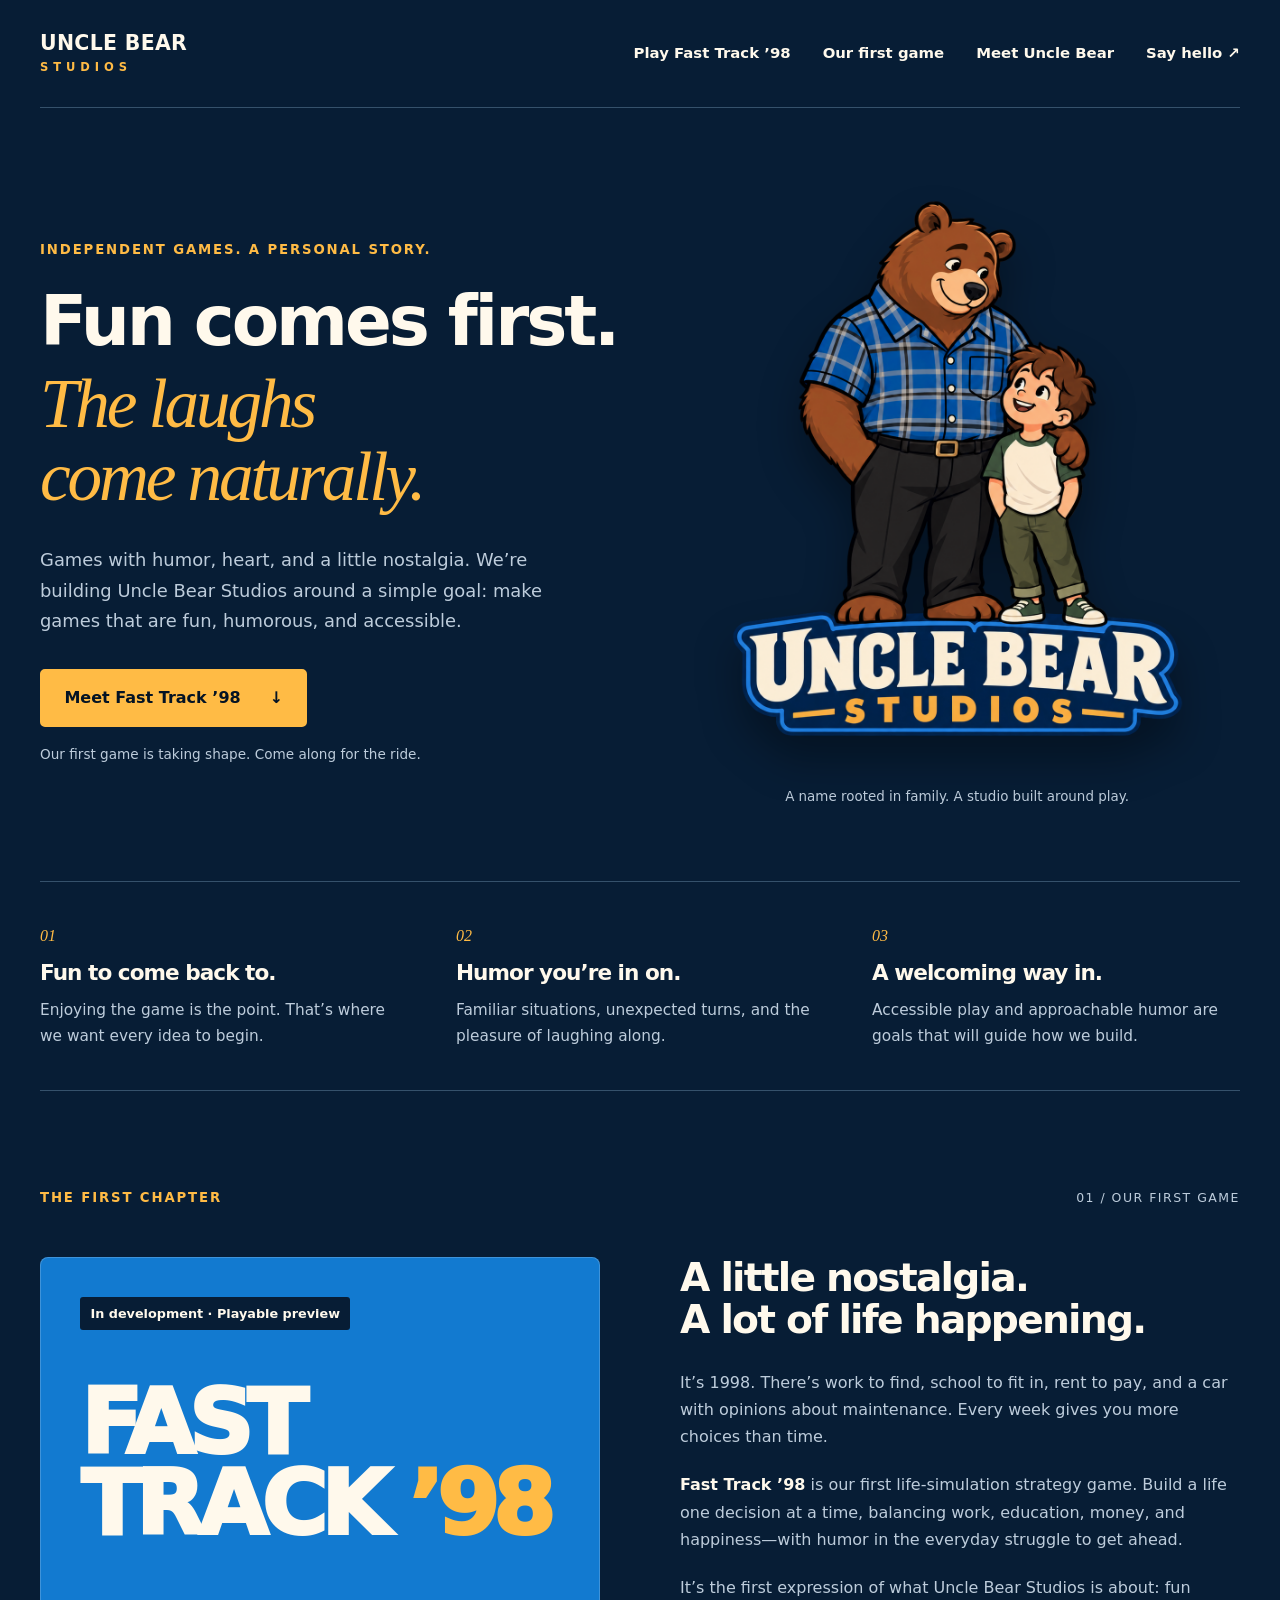
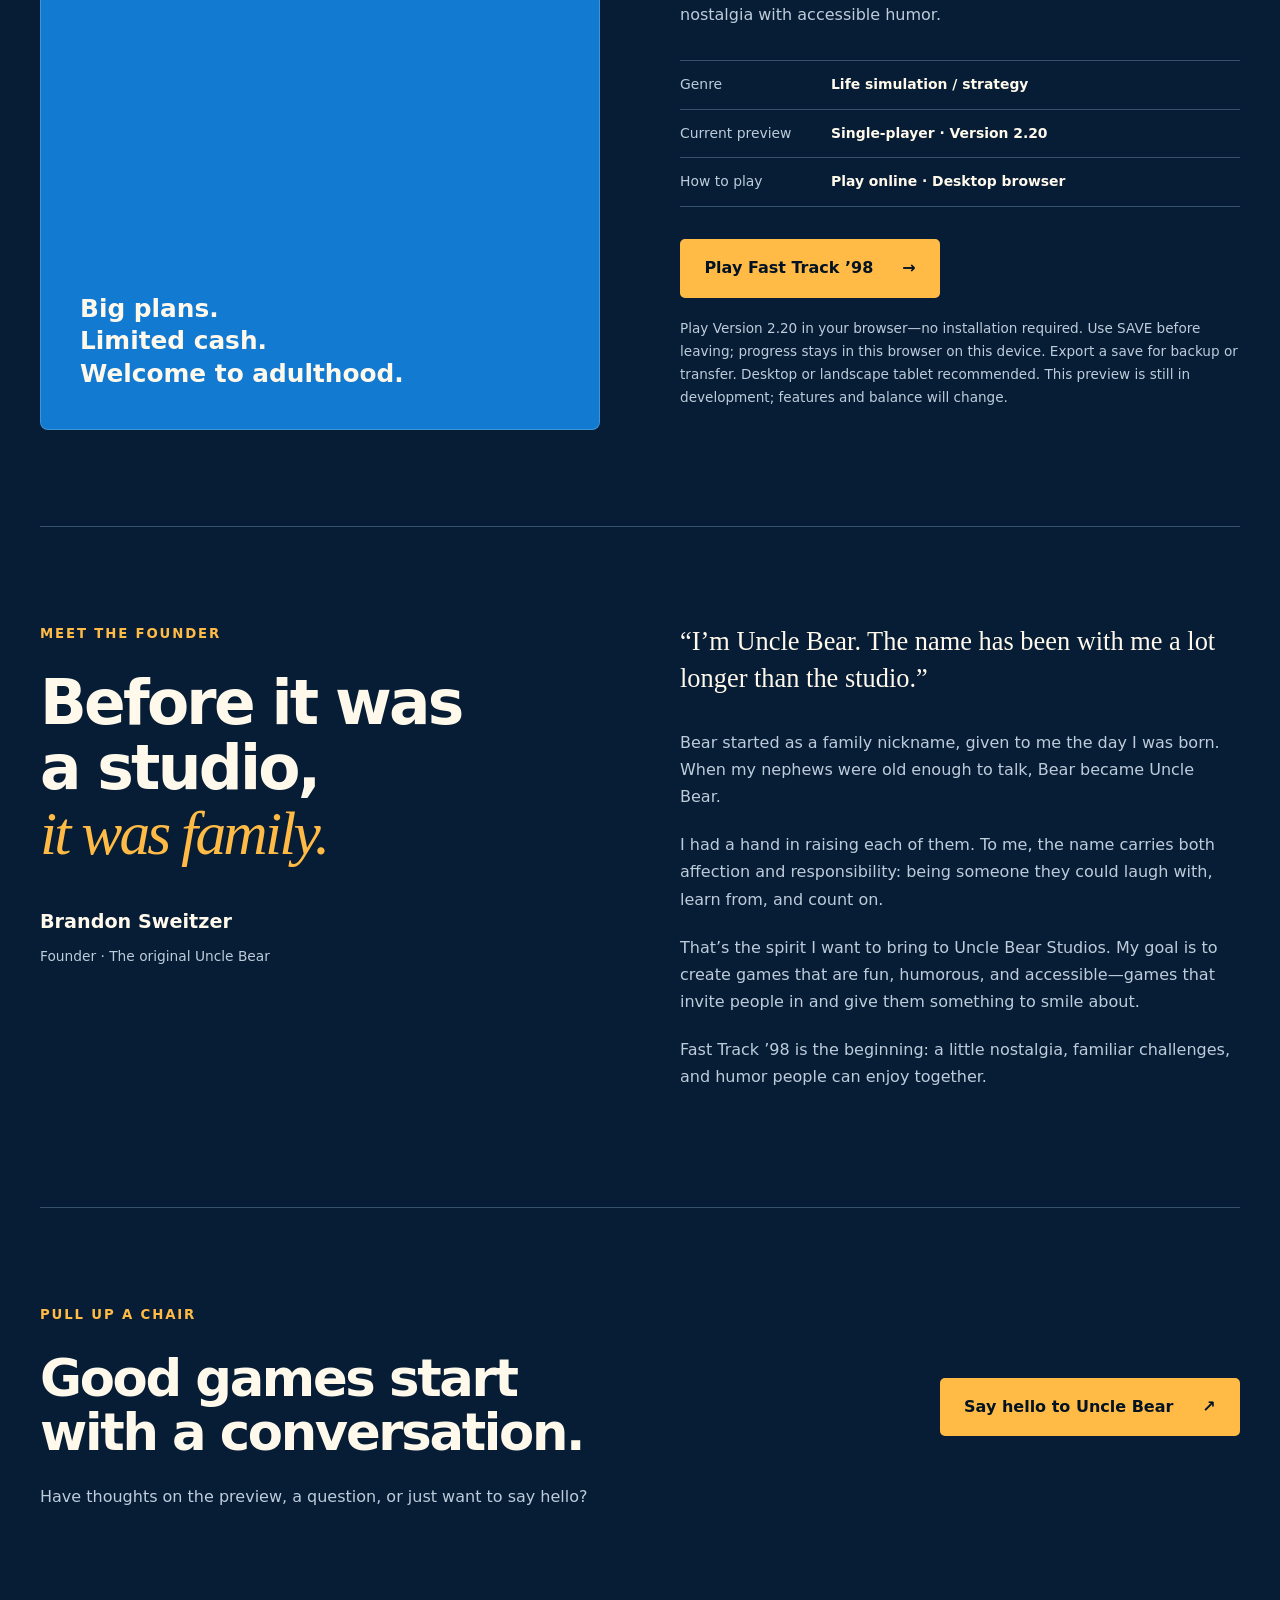
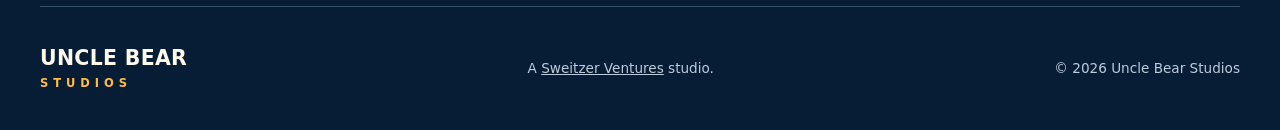
<file: index.html>
<!doctype html>
<html lang="en">
<head>
  <meta charset="utf-8">
  <meta name="viewport" content="width=device-width, initial-scale=1">
  <title>Uncle Bear Studios | Fun, Humor & a Little Nostalgia</title>
  <meta name="description" content="Uncle Bear Studios is an independent game studio with a simple goal: create games that are fun, humorous, and accessible. Meet our first project, Fast Track ’98.">
  <meta name="theme-color" content="#071d35">
  <link rel="canonical" href="https://unclebearstudios.com/">
  <meta property="og:title" content="Uncle Bear Studios">
  <meta property="og:description" content="Fun comes first. Games with humor, heart, and a little nostalgia.">
  <meta property="og:type" content="website">
  <meta property="og:url" content="https://unclebearstudios.com/">
  <link rel="icon" href="assets/uncle-bear-studios-logo.png" type="image/png">
  <link rel="stylesheet" href="styles.css">
</head>
<body>
  <a class="skip-link" href="#main">Skip to content</a>
  <header class="site-header">
    <a class="wordmark" href="./" aria-label="Uncle Bear Studios home">UNCLE BEAR<span>STUDIOS</span></a>
    <nav aria-label="Main navigation"><a href="play/">Play Fast Track ’98</a><a href="#games">Our first game</a><a href="#story">Meet Uncle Bear</a><a href="mailto:brandon@sweitzerventures.com">Say hello <span aria-hidden="true">↗</span></a></nav>
  </header>
  <main id="main">
    <section class="hero" aria-labelledby="hero-title">
      <div class="hero-copy">
        <p class="eyebrow">Independent games. A personal story.</p>
        <h1 id="hero-title">Fun comes first.<br><em>The laughs<br>come naturally.</em></h1>
        <p class="intro">Games with humor, heart, and a little nostalgia. We’re building Uncle Bear Studios around a simple goal: make games that are fun, humorous, and accessible.</p>
        <a class="button" href="#games">Meet Fast Track ’98 <span aria-hidden="true">↓</span></a>
        <p class="small-note">Our first game is taking shape. Come along for the ride.</p>
      </div>
      <figure class="hero-art"><img src="assets/uncle-bear-studios-logo.png" width="1254" height="1254" alt="Uncle Bear Studios logo: a smiling bear in a blue plaid shirt with his arm around a child." fetchpriority="high"><figcaption>A name rooted in family. A studio built around play.</figcaption></figure>
    </section>
    <section class="values" aria-label="What we’re here to make">
      <div><span class="number">01</span><h2>Fun to come back to.</h2><p>Enjoying the game is the point. That’s where we want every idea to begin.</p></div>
      <div><span class="number">02</span><h2>Humor you’re in on.</h2><p>Familiar situations, unexpected turns, and the pleasure of laughing along.</p></div>
      <div><span class="number">03</span><h2>A welcoming way in.</h2><p>Accessible play and approachable humor are goals that will guide how we build.</p></div>
    </section>
    <section class="game section" id="games" aria-labelledby="game-title">
      <div class="section-heading"><p class="eyebrow">The first chapter</p><p class="index-label">01 / OUR FIRST GAME</p></div>
      <div class="game-grid">
        <div class="game-title"><p class="tag">In development · Playable preview</p><h2 id="game-title">FAST<br>TRACK <span>’98</span></h2><p class="game-line">Big plans.<br>Limited cash.<br>Welcome to adulthood.</p></div>
        <div class="game-copy"><h3>A little nostalgia.<br>A lot of life happening.</h3><p>It’s 1998. There’s work to find, school to fit in, rent to pay, and a car with opinions about maintenance. Every week gives you more choices than time.</p><p><strong>Fast Track ’98</strong> is our first life-simulation strategy game. Build a life one decision at a time, balancing work, education, money, and happiness—with humor in the everyday struggle to get ahead.</p><p>It’s the first expression of what Uncle Bear Studios is about: fun nostalgia with accessible humor.</p>
          <div class="game-facts"><div><span>Genre</span><strong>Life simulation / strategy</strong></div><div><span>Current preview</span><strong>Single-player · Version 2.20</strong></div><div><span>How to play</span><strong>Play online · Desktop browser</strong></div></div>
          <a class="button" href="play/">Play Fast Track ’98 <span aria-hidden="true">→</span></a>
          <p class="download-help">Play Version 2.20 in your browser—no installation required. Use SAVE before leaving; progress stays in this browser on this device. Export a save for backup or transfer. Desktop or landscape tablet recommended. This preview is still in development; features and balance will change.</p>
        </div>
      </div>
    </section>
    <section class="story section" id="story" aria-labelledby="story-title">
      <div class="story-title"><p class="eyebrow">Meet the founder</p><h2 id="story-title">Before it was<br>a studio,<br><em>it was family.</em></h2><p class="signature">Brandon Sweitzer <span>Founder · The original Uncle Bear</span></p></div>
      <div class="story-copy"><p class="lead">“I’m Uncle Bear. The name has been with me a lot longer than the studio.”</p><p>Bear started as a family nickname, given to me the day I was born. When my nephews were old enough to talk, Bear became Uncle Bear.</p><p>I had a hand in raising each of them. To me, the name carries both affection and responsibility: being someone they could laugh with, learn from, and count on.</p><p>That’s the spirit I want to bring to Uncle Bear Studios. My goal is to create games that are fun, humorous, and accessible—games that invite people in and give them something to smile about.</p><p>Fast Track ’98 is the beginning: a little nostalgia, familiar challenges, and humor people can enjoy together.</p></div>
    </section>
    <section class="contact section" aria-labelledby="contact-title"><div><p class="eyebrow">Pull up a chair</p><h2 id="contact-title">Good games start<br>with a conversation.</h2><p>Have thoughts on the preview, a question, or just want to say hello?</p></div><a class="button" href="mailto:brandon@sweitzerventures.com">Say hello to Uncle Bear <span aria-hidden="true">↗</span></a></section>
  </main>
  <footer><a class="wordmark" href="./">UNCLE BEAR<span>STUDIOS</span></a><p>A <a href="https://sweitzerventures.com/">Sweitzer Ventures</a> studio.</p><p>© 2026 Uncle Bear Studios</p></footer>
</body>
</html>
</file>
<file: styles.css>
@charset "UTF-8";
:root{color-scheme:dark;--navy:#071d35;--deep:#041324;--blue:#127ad0;--gold:#ffbb45;--white:#fff9ec;--muted:#bdccdb;--line:#35516b;--max:1240px}
*{box-sizing:border-box}html{scroll-behavior:smooth;scroll-padding-top:2rem}body{margin:0;background:var(--navy);color:var(--white);font:1rem/1.7 system-ui,-apple-system,"Segoe UI",sans-serif}a{color:inherit}img{display:block;max-width:100%;height:auto}a:focus-visible{outline:3px solid var(--gold);outline-offset:6px}p{margin:0 0 1.3rem}h1,h2,h3{margin:0;font-weight:850;line-height:1.06;letter-spacing:-.045em}em{font-family:Georgia,serif;font-weight:400}section[id]{scroll-margin-top:1rem}.site-header,footer,.hero,.section,.values{width:min(var(--max),calc(100% - 5rem));margin-inline:auto}.site-header{min-height:108px;display:flex;align-items:center;justify-content:space-between;gap:2rem;border-bottom:1px solid var(--line)}.wordmark{font-size:1.28rem;font-weight:900;letter-spacing:.015em;text-decoration:none;line-height:1.15;white-space:nowrap}.wordmark span{display:block;color:var(--gold);font-size:.72rem;letter-spacing:.43em;margin-top:.35rem}.site-header nav{display:flex;flex-wrap:wrap;gap:2rem;font-size:.93rem;font-weight:650}.site-header nav a{text-decoration:none}.site-header nav a:hover{color:var(--gold)}.hero{display:grid;grid-template-columns:1.05fr 1fr;gap:2.5rem;align-items:center;padding-block:5.5rem 4.5rem}.eyebrow{color:var(--gold);font-size:.83rem;text-transform:uppercase;letter-spacing:.14em;font-weight:750;margin-bottom:1.5rem}h1{font-size:clamp(3rem,5.4vw,5.4rem)}h1 em{display:block;color:var(--gold);margin-top:.12em}.intro{max-width:520px;color:var(--muted);font-size:1.12rem;margin:2rem 0}.button{display:inline-flex;justify-content:center;align-items:center;gap:1.8rem;padding:1rem 1.4rem;background:var(--gold);color:var(--deep);border:2px solid var(--gold);font-weight:800;text-decoration:none;border-radius:5px;line-height:1.4;min-height:52px}.button:hover{background:#ffd589;border-color:#ffd589}.small-note{font-size:.85rem;color:var(--muted);margin:1rem 0 0}.hero-art{margin:0;position:relative}.hero-art img{width:100%;filter:drop-shadow(0 24px 20px #0005)}.hero-art figcaption{text-align:center;color:var(--muted);font-size:.84rem;margin-top:1.5rem}.values{display:grid;grid-template-columns:repeat(3,minmax(0,1fr));border-top:1px solid var(--line);border-bottom:1px solid var(--line);padding-block:2.5rem;gap:3rem}.values .number{font:italic 1rem Georgia,serif;color:var(--gold)}.values h2{font-size:1.35rem;margin:.8rem 0}.values p{font-size:.96rem;color:var(--muted);margin:0}.section{padding-block:6rem}.section-heading{display:flex;justify-content:space-between;gap:1rem}.index-label{color:var(--muted);font-size:.78rem;letter-spacing:.12em}.game-grid{display:grid;grid-template-columns:1fr 1fr;gap:5rem;margin-top:1.5rem}.game-title{padding:2.5rem;background:var(--blue);border-radius:8px;display:flex;flex-direction:column;align-items:flex-start;min-height:570px;box-shadow:inset 0 0 0 1px #ffffff30}.tag{font-size:.8rem;font-weight:750;padding:.35rem .65rem;background:var(--navy);border-radius:3px}.game-title h2{font-size:clamp(4rem,7vw,7.1rem);line-height:.91;letter-spacing:-.07em;font-weight:950;margin:2rem 0}.game-title h2 span{color:var(--gold)}.game-line{font-size:1.55rem;line-height:1.3;font-weight:700;margin-top:auto;margin-bottom:0}.game-copy h3{font-size:2.45rem;margin-bottom:1.8rem}.game-copy>p{color:var(--muted)}.game-copy strong{color:var(--white)}.game-facts{margin:2rem 0;border-top:1px solid var(--line)}.game-facts div{display:grid;grid-template-columns:135px 1fr;gap:1rem;padding:.75rem 0;border-bottom:1px solid var(--line);font-size:.87rem}.game-facts span{color:var(--muted)}.download-help{font-size:.85rem;margin-top:1.2rem}.story{display:grid;grid-template-columns:1fr 1fr;gap:5rem;border-top:1px solid var(--line)}.story h2{font-size:clamp(2.8rem,4.8vw,4.8rem)}.story h2 em{color:var(--gold)}.signature{margin-top:2.5rem;font-weight:800;font-size:1.2rem}.signature span{display:block;font-size:.86rem;font-weight:400;color:var(--muted);margin-top:.4rem}.story-copy{color:var(--muted)}.story-copy .lead{color:var(--white);font:1.65rem/1.4 Georgia,serif;margin-bottom:2rem}.contact{border-top:1px solid var(--line);display:flex;justify-content:space-between;gap:3rem;align-items:center}.contact h2{font-size:clamp(2.4rem,4vw,4rem)}.contact p:last-child{color:var(--muted);margin:1.5rem 0 0}.contact .button{flex-shrink:0}footer{border-top:1px solid var(--line);padding-block:2.5rem;display:flex;align-items:center;justify-content:space-between;gap:2rem}footer p{font-size:.85rem;color:var(--muted);margin:0}.skip-link{position:fixed;top:0;left:1rem;transform:translateY(-150%);background:var(--gold);color:var(--deep);padding:.7rem 1rem;z-index:10;font-weight:750}.skip-link:focus{transform:translateY(0)}.sr-only{position:absolute;width:1px;height:1px;padding:0;margin:-1px;overflow:hidden;clip-path:inset(50%);white-space:nowrap;border:0}
@media(min-width:1500px){.hero{padding-block:6.5rem}}
@media(max-width:950px){.hero{gap:1rem}.hero h1{font-size:3.5rem}.game-grid,.story{gap:2.5rem}.game-title{padding:1.75rem}.game-title h2{font-size:5rem}.values{gap:1.5rem}.contact{align-items:flex-start;flex-direction:column}.site-header nav{gap:1.2rem}}
@media(max-width:720px){.site-header,footer,.hero,.section,.values{width:calc(100% - 2.5rem)}.site-header{padding-block:1.4rem;align-items:flex-start;flex-direction:column;gap:1.4rem}.site-header nav{gap:.8rem 1.5rem;font-size:.88rem}.site-header nav a{padding-block:.35rem}.hero{grid-template-columns:1fr;padding-block:3rem;gap:2.5rem}.hero h1{font-size:clamp(2.6rem,10vw,4.5rem)}.hero-art{max-width:440px;justify-self:center}.hero-art figcaption{margin-top:.5rem}.values{grid-template-columns:1fr;padding-block:2rem;gap:2rem}.values h2{margin:.3rem 0 .6rem}.section{padding-block:3.5rem}.game-grid,.story{grid-template-columns:1fr;gap:2.5rem}.game-title{min-height:470px}.game-title h2{font-size:clamp(4rem,18vw,6rem)}.game-copy h3{font-size:2.1rem}.section-heading{flex-wrap:wrap}.section-heading p{margin-bottom:.6rem}.game-facts div{grid-template-columns:110px 1fr}.story h2{font-size:3.1rem}.signature{margin-top:1.8rem}footer{align-items:flex-start;flex-direction:column;gap:1.5rem}.button{max-width:100%}.contact .button{flex-shrink:1}}
@media(prefers-reduced-motion:reduce){html{scroll-behavior:auto}}
</file>
